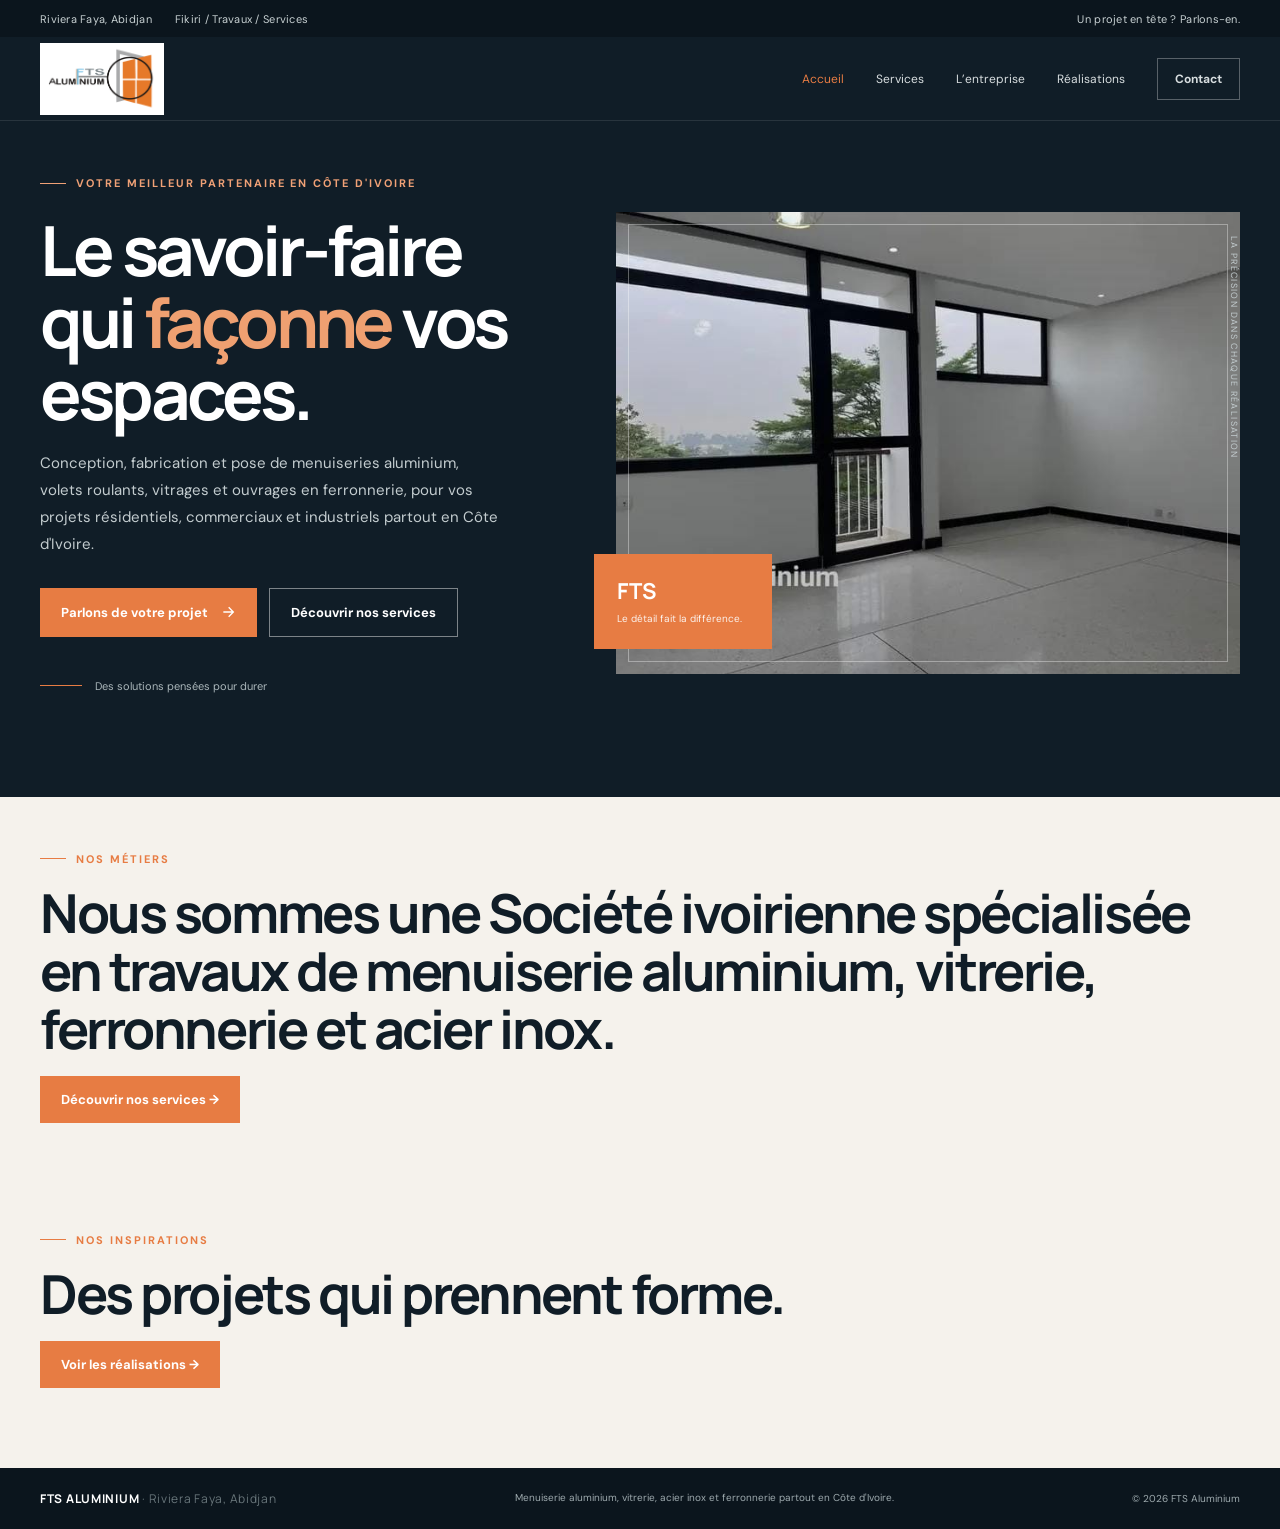
<file: index.html>
<!doctype html>
<html lang="fr">

<head>
  <meta charset="utf-8">
  <meta name="viewport" content="width=device-width, initial-scale=1">
  <meta name="theme-color" content="#101d27">
  <meta name="description" content="FTS Aluminium à Riviera Faya, Abidjan : menuiserie aluminium, volets roulants, portes, fenêtres, vitrerie, garde-corps, rampes et ferronnerie.">
  <title>FTS Aluminium — Menuiserie aluminium à Abidjan</title>
  <link rel="preconnect" href="https://fonts.googleapis.com">
  <link rel="preconnect" href="https://fonts.gstatic.com" crossorigin>
  <link
    href="https://fonts.googleapis.com/css2?family=DM+Sans:wght@400;500;600;700&family=Manrope:wght@400;500;600;700;800&display=swap"
    rel="stylesheet">
  <link rel="stylesheet" href="assets/css/style.css">
</head>

<body>

  <!-- Bandeau court : localisation et activité principale de l’entreprise. -->

  <div class="topbar">
    <div class="wrap">
      <div class="topbar-left"><span>Riviera Faya, Abidjan</span><span>Fikiri / Travaux / Services</span></div>
      <div class="topbar-right"><span>Un projet en tête ? Parlons-en.</span></div>
    </div>
  </div>

  <!-- En-tête partagé : logo cliquable et navigation vers les cinq pages. -->

  <header>
    <nav class="nav wrap" aria-label="Navigation principale"><a class="brand" href="index.html"
        aria-label="FTS Aluminium, accueil"><img class="brand-mark" src="images/logo.png" alt="" width="124" height="72"></a><button
        class="menu-toggle" aria-label="Ouvrir le menu" aria-expanded="false">&#9776;</button>
      <div class="nav-links"><a href="index.html">Accueil</a><a href="services.html">Services</a><a
          href="entreprise.html">L’entreprise</a><a href="realisations.html">Réalisations</a><a class="nav-cta"
          href="contact.html">Contact</a></div>
    </nav>
  </header>
  <main>

    <!-- Accueil : promesse de FTS, présentation synthétique et accès aux services. -->

    <section class="hero" id="accueil">
      <div class="wrap hero-grid">
        <div class="hero-copy">
          <div class="eyebrow">Votre meilleur partenaire en Côte d'Ivoire</div>
          <h1>Le savoir-faire qui <em>façonne</em> vos espaces.</h1>
          <p>Conception, fabrication et pose de menuiseries aluminium, volets roulants, vitrages et ouvrages en ferronnerie, pour vos projets résidentiels, commerciaux et industriels partout en Côte d'Ivoire.</p>
          <div class="hero-actions"><a href="contact.html" class="btn">Parlons de votre projet <svg viewBox="0 0 24 24"
                fill="none" stroke="currentColor" stroke-width="2">
                <path d="M5 12h14M13 5l7 7-7 7" />
              </svg></a><a href="services.html" class="btn btn-outline">Découvrir nos services</a></div>
          <div class="hero-note"><span class="note-line"></span>Des solutions pensées pour durer</div>
        </div>
        <div class="hero-visual">
          <img class="hero-photo" src="images/photo_Accueil.jpeg" alt="Pièce lumineuse équipée de grandes fenêtres en aluminium noir">
          <div class="hero-stamp"><strong>FTS</strong><span>Le détail fait la différence.</span></div>
          <div class="hero-caption">La précision dans chaque réalisation</div>
        </div>
      </div>
    </section>

    <!-- Raccourcis vers les pages détaillées Services et Réalisations. -->

    <section class="home-teaser">
      <div class="wrap">
        <div class="eyebrow">Nos métiers</div>
        <h2 class="section-title">Nous sommes une Société ivoirienne spécialisée en travaux de menuiserie aluminium, vitrerie, ferronnerie et acier inox.</h2><a class="btn" href="services.html">Découvrir
          nos services &rarr;</a>
      </div>
    </section>
    <section class="home-showcase">
      <div class="wrap">
        <div class="eyebrow">Nos inspirations</div>
        <h2 class="section-title">Des projets qui prennent forme.</h2><a class="btn" href="realisations.html">Voir les
          réalisations &rarr;</a>
      </div>
    </section>
  </main>

  <!-- Pied de page commun : nom, zone d’activité et année mise à jour en JavaScript. -->
   
  <footer>
    <div class="wrap footer-row">
      <div class="footer-brand">FTS ALUMINIUM <span class="footer-location">· Riviera Faya, Abidjan</span></div>
      <div class="footer-note">Menuiserie aluminium, vitrerie, acier inox et ferronnerie partout en Côte d'Ivoire.</div>
      <div>© <span id="year"></span> FTS Aluminium</div>
    </div>
  </footer>
  <script src="assets/js/main.js" defer></script>
</body>

</html>
</file>
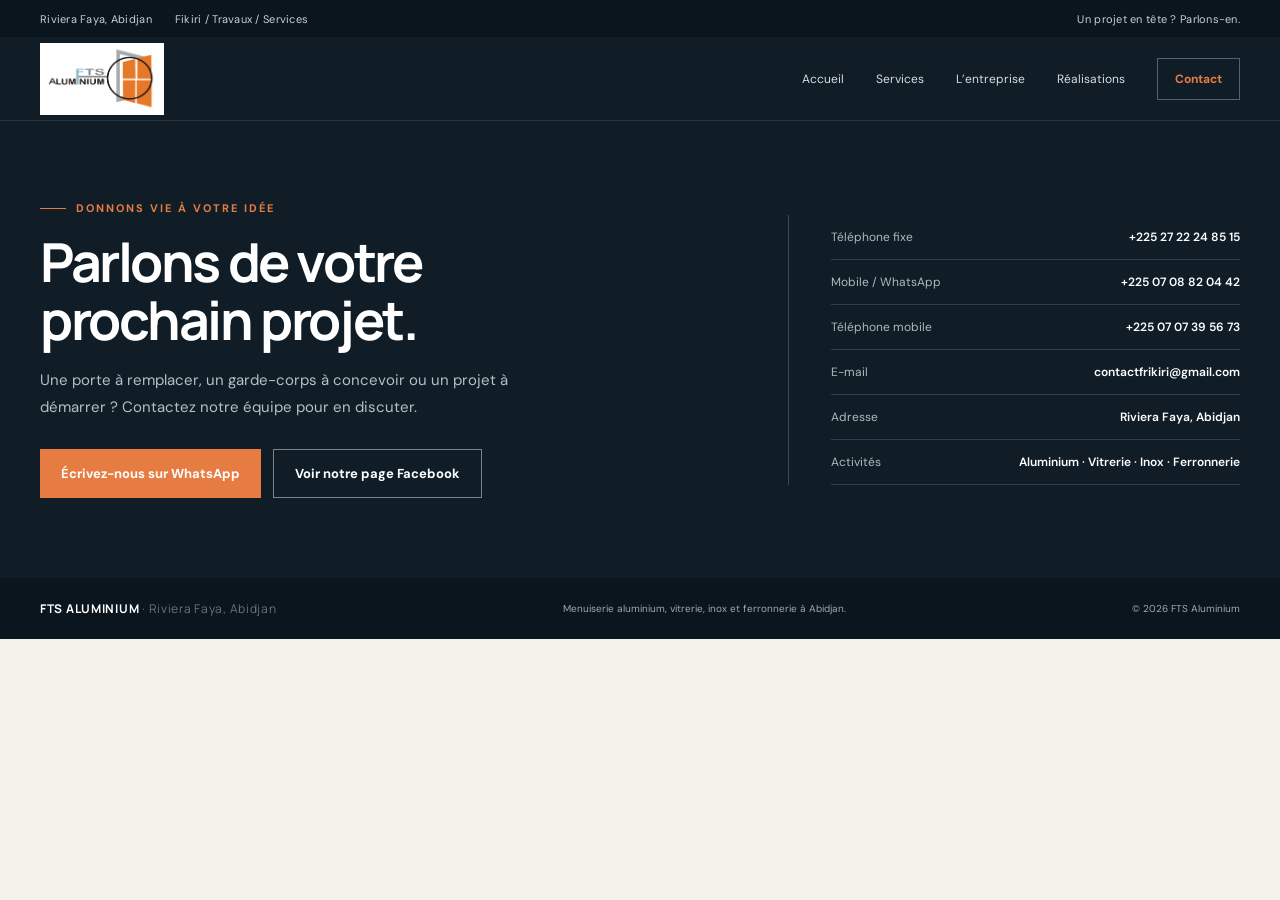
<file: contact.html>
<!doctype html>
<html lang="fr">

<head>
  <meta charset="utf-8">
  <meta name="viewport" content="width=device-width, initial-scale=1">
  <meta name="theme-color" content="#101d27">
  <meta name="description"
    content="FTS Aluminium à Riviera Faya, Abidjan : menuiserie aluminium, volets roulants, portes, fenêtres, vitrerie, garde-corps, rampes et ferronnerie.">
  <title>Contact — FTS Aluminium</title>
  <link rel="preconnect" href="https://fonts.googleapis.com">
  <link rel="preconnect" href="https://fonts.gstatic.com" crossorigin>
  <link
    href="https://fonts.googleapis.com/css2?family=DM+Sans:wght@400;500;600;700&family=Manrope:wght@400;500;600;700;800&display=swap"
    rel="stylesheet">
  <link rel="stylesheet" href="assets/css/style.css">
</head>

<body>
  <!-- Bandeau et navigation communs aux pages du site. -->
  <div class="topbar">
    <div class="wrap">
      <div class="topbar-left"><span>Riviera Faya, Abidjan</span><span>Fikiri / Travaux / Services</span></div>
      <div class="topbar-right"><span>Un projet en tête ? Parlons-en.</span></div>
    </div>
  </div>
  <header>
    <nav class="nav wrap" aria-label="Navigation principale"><a class="brand" href="index.html"
        aria-label="FTS Aluminium, accueil"><img class="brand-mark" src="images/logo.png" alt="" width="124"
          height="72"></a><button class="menu-toggle" aria-label="Ouvrir le menu" aria-expanded="false">&#9776;</button>
      <div class="nav-links"><a href="index.html">Accueil</a><a href="services.html">Services</a><a
          href="entreprise.html">L’entreprise</a><a href="realisations.html">Réalisations</a><a class="nav-cta"
          href="contact.html">Contact</a></div>
    </nav>
  </header>
  <main>

    <!-- Coordonnées complètes, bouton WhatsApp et liens vers les réseaux sociaux. -->

    <section class="contact" id="contact">
      <div class="wrap contact-grid">
        <div>
          <div class="eyebrow">Donnons vie à votre idée</div>
          <h1 class="section-title">Parlons de votre prochain projet.</h1>
          <p class="section-copy">Une porte à remplacer, un garde-corps à concevoir ou un projet à démarrer ? Contactez
            notre équipe pour en discuter.</p>
          <!-- Le premier bouton ouvre WhatsApp avec un message de demande de devis. -->
          <div class="contact-actions"><a class="btn"
              href="https://wa.me/2250708820442?text=Bonjour%20FTS%20Aluminium%2C%20je%20souhaite%20un%20devis%20pour%20mon%20projet."
              target="_blank" rel="noopener">Écrivez-nous sur WhatsApp</a><a class="btn btn-outline"
              href="https://www.facebook.com/FTSaluminium/" target="_blank" rel="noopener">Voir notre page Facebook</a>
          </div>
        </div>

        <!-- Numéros, e-mail, adresse principale et activités de FTS. -->

        <div class="contact-details">
          <div class="detail"><span>Téléphone fixe</span><strong><a href="tel:+2252722248515">+225 27 22 24 85
                15</a></strong>
          </div>
          <div class="detail"><span>Mobile / WhatsApp</span><strong><a href="tel:+2250708820442">+225 07 08 82 04
                42</a></strong>
          </div>
          <div class="detail"><span>Téléphone mobile</span><strong><a href="tel:+2250707395673">+225 07 07 39 56
                73</a></strong>
          </div>
          <div class="detail"><span>E-mail</span><strong><a
                href="mailto:contactfrikiri@gmail.com">contactfrikiri@gmail.com</a></strong></div>
          <div class="detail"><span>Adresse</span><strong>Riviera Faya, Abidjan</strong></div>
          <div class="detail"><span>Activités</span><strong>Aluminium · Vitrerie · Inox · Ferronnerie</strong></div>
        </div>
      </div>
    </section>
  </main>

  <!-- Pied de page commun du site. -->
   
  <footer>
    <div class="wrap footer-row">
      <div class="footer-brand">FTS ALUMINIUM <span class="footer-location">· Riviera Faya, Abidjan</span></div>
      <div class="footer-note">Menuiserie aluminium, vitrerie, inox et ferronnerie à Abidjan.</div>
      <div>© <span id="year"></span> FTS Aluminium</div>
    </div>
  </footer>
  <script src="assets/js/main.js" defer></script>
</body>

</html>
</file>
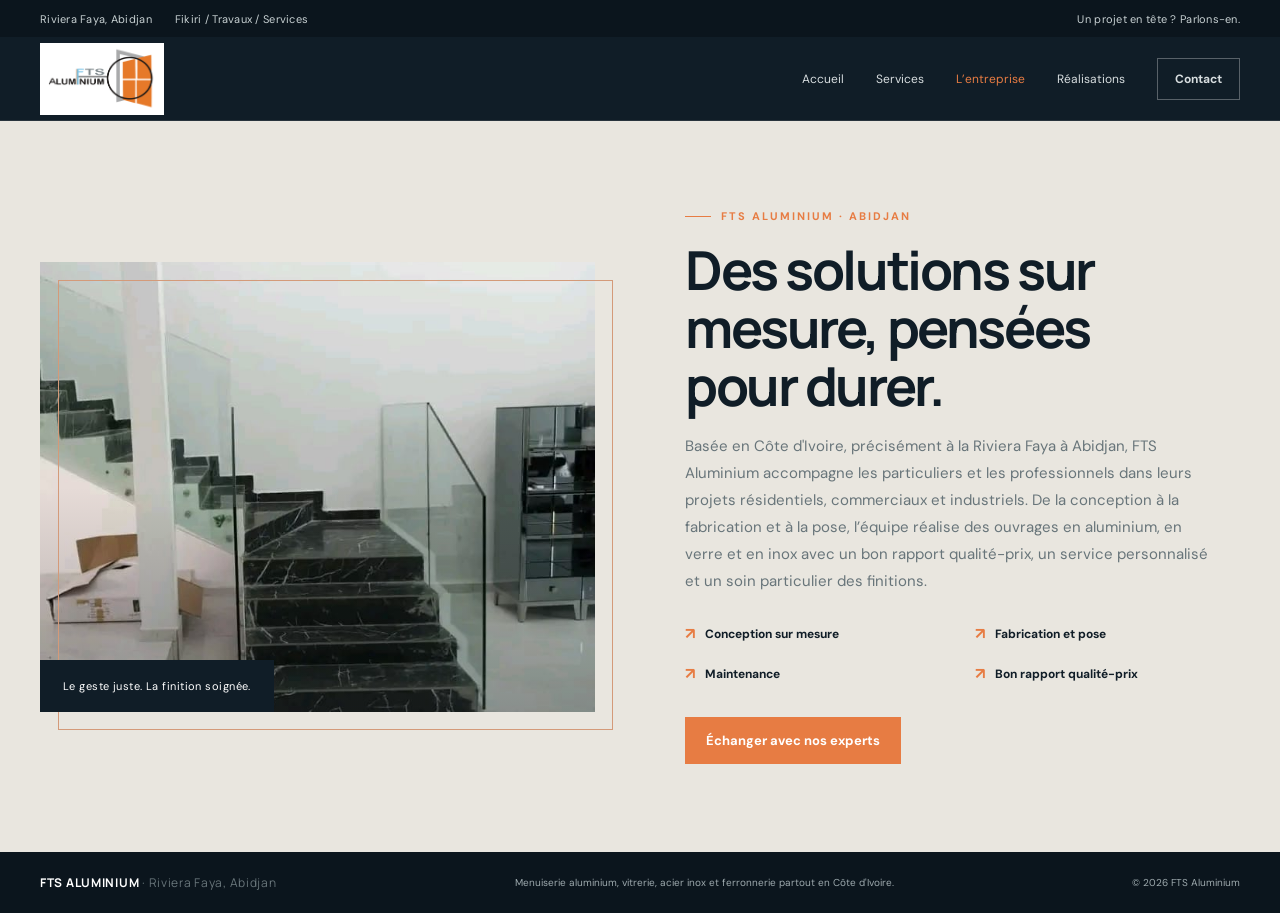
<file: entreprise.html>
<!doctype html>
<html lang="fr">

<head>
  <meta charset="utf-8">
  <meta name="viewport" content="width=device-width, initial-scale=1">
  <meta name="theme-color" content="#101d27">
  <meta name="description" content="FTS Aluminium à Riviera Faya, Abidjan : menuiserie aluminium, volets roulants, portes, fenêtres, vitrerie, garde-corps, rampes et ferronnerie.">
  <title>L’entreprise — FTS Aluminium</title>
  <link rel="preconnect" href="https://fonts.googleapis.com">
  <link rel="preconnect" href="https://fonts.gstatic.com" crossorigin>
  <link
    href="https://fonts.googleapis.com/css2?family=DM+Sans:wght@400;500;600;700&family=Manrope:wght@400;500;600;700;800&display=swap"
    rel="stylesheet">
  <link rel="stylesheet" href="assets/css/style.css">
</head>

<body>
  <!-- Bandeau et navigation communs aux pages du site. -->
  <div class="topbar">
    <div class="wrap">
      <div class="topbar-left"><span>Riviera Faya, Abidjan</span><span>Fikiri / Travaux / Services </span></div>
      <div class="topbar-right"><span>Un projet en tête ? Parlons-en.</span></div>
    </div>
  </div>
  <header>
    <nav class="nav wrap" aria-label="Navigation principale"><a class="brand" href="index.html"
        aria-label="FTS Aluminium, accueil"><img class="brand-mark" src="images/logo.png" alt="" width="124" height="72"></a><button class="menu-toggle"
        aria-label="Ouvrir le menu" aria-expanded="false">&#9776;</button>
      <div class="nav-links"><a href="index.html">Accueil</a><a href="services.html">Services</a><a
          href="entreprise.html">L’entreprise</a><a href="realisations.html">Réalisations</a><a class="nav-cta"
          href="contact.html">Contact</a></div>
    </nav>
  </header>
  <main>

    <!-- Présentation de l’entreprise, de sa zone et de ses engagements. -->

    <section class="about" id="entreprise">
      <div class="wrap about-grid">
        <div class="about-image">
          <img class="about-image-photo" src="images/photo_Entreprise.jpeg" alt="Escalier intérieur avec garde-corps en verre et rampe métallique">
          <div class="about-label">Le geste juste. La finition soignée.</div>
        </div>
        <div class="about-text">
          <div class="eyebrow">FTS Aluminium · Abidjan</div>
          <h1 class="section-title">Des solutions sur mesure, pensées pour durer.</h1>
          <p class="section-copy">Basée en Côte d'Ivoire, précisément à la Riviera Faya à Abidjan, FTS Aluminium accompagne les particuliers et les professionnels dans leurs projets résidentiels, commerciaux et industriels. De la conception à la fabrication et à la pose, l’équipe réalise des ouvrages en aluminium, en verre et en inox avec un bon rapport qualité-prix, un service personnalisé et un soin particulier des finitions.</p>

          <!-- Repères mis en avant : conception, pose, entretien et rapport qualité-prix. -->

          <div class="about-values">
            <div class="value"><b>↗</b> Conception sur mesure</div>
            <div class="value"><b>↗</b> Fabrication et pose</div>
            <div class="value"><b>↗</b> Maintenance</div>
            <div class="value"><b>↗</b> Bon rapport qualité-prix</div>
          </div><a href="contact.html" class="btn">Échanger avec nos experts</a>
        </div>
      </div>
    </section>
  </main>

  <!-- Pied de page commun du site. -->
   
  <footer>
    <div class="wrap footer-row">
      <div class="footer-brand">FTS ALUMINIUM <span class="footer-location">· Riviera Faya, Abidjan</span></div>
      <div class="footer-note">Menuiserie aluminium, vitrerie, acier inox et ferronnerie partout en Côte d'Ivoire.</div>
      <div>© <span id="year"></span> FTS Aluminium</div>
    </div>
  </footer>
  <script src="assets/js/main.js" defer></script>
</body>

</html>
</file>
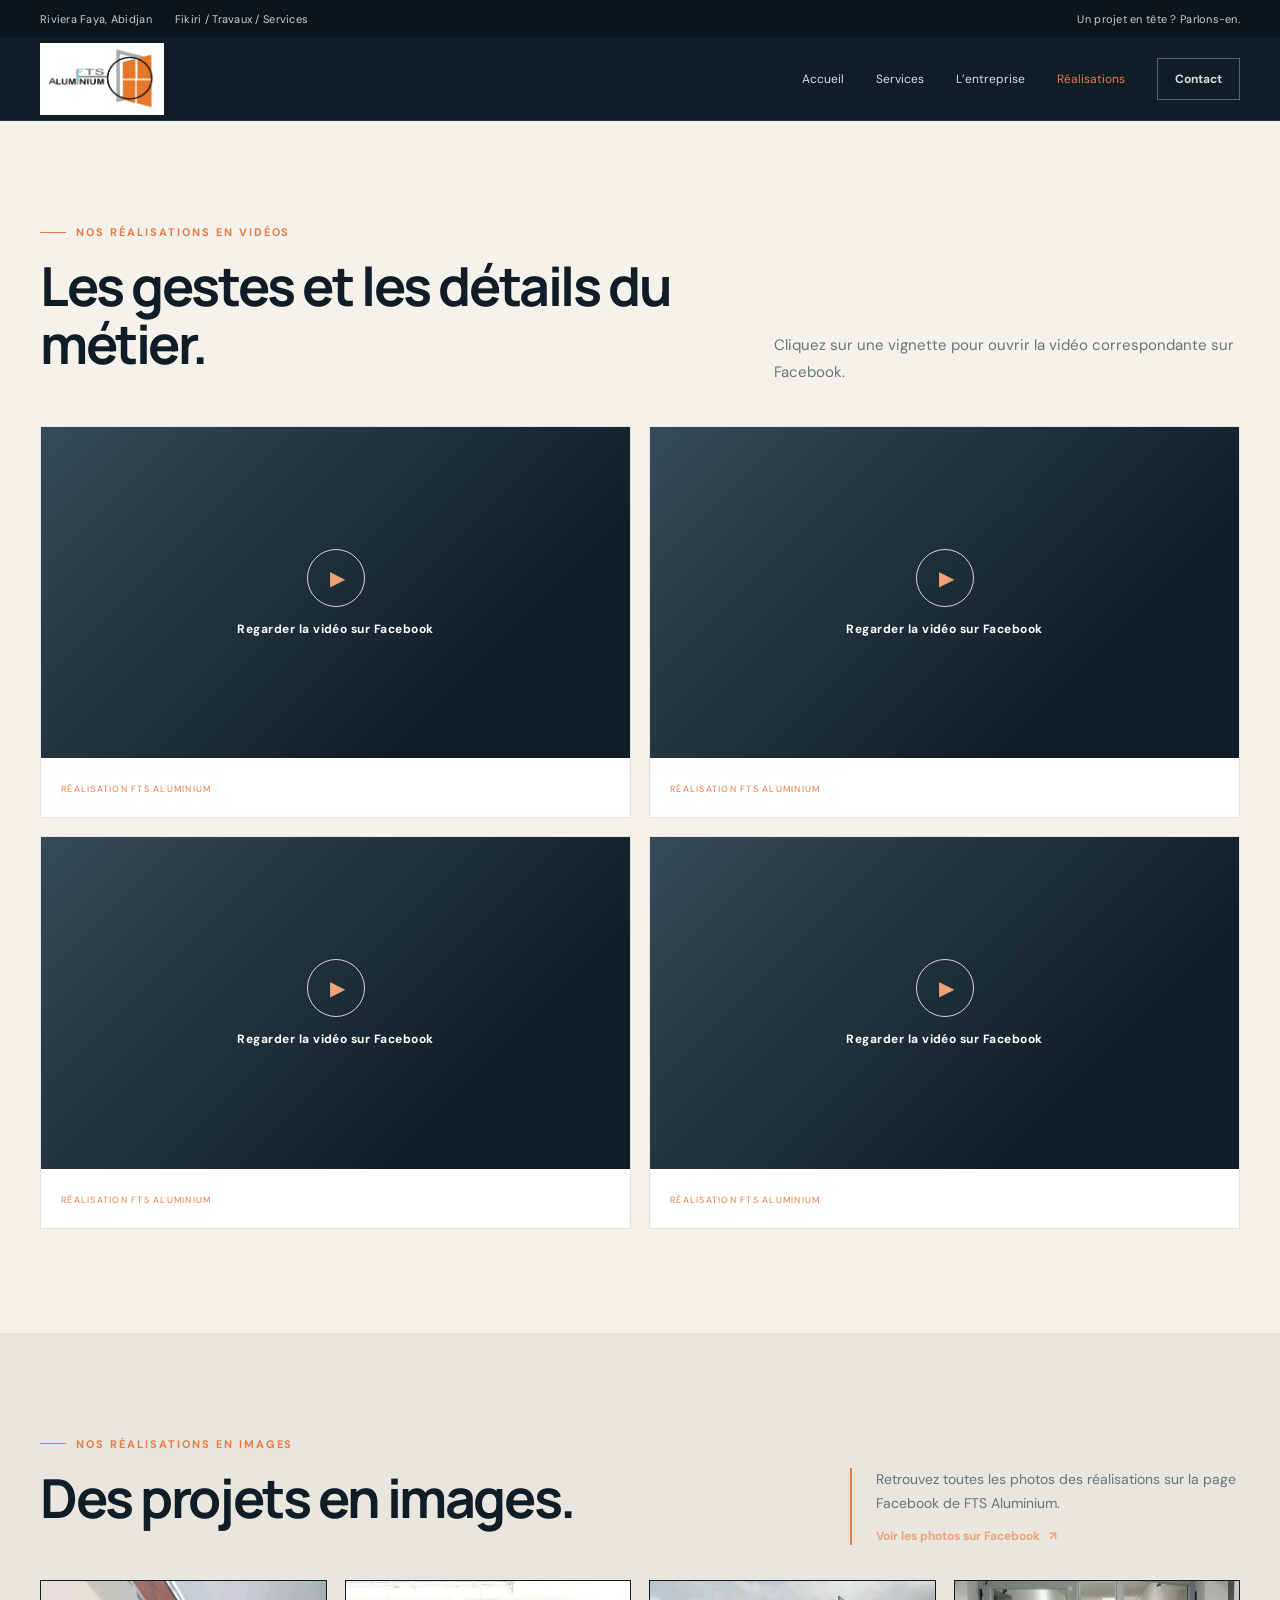
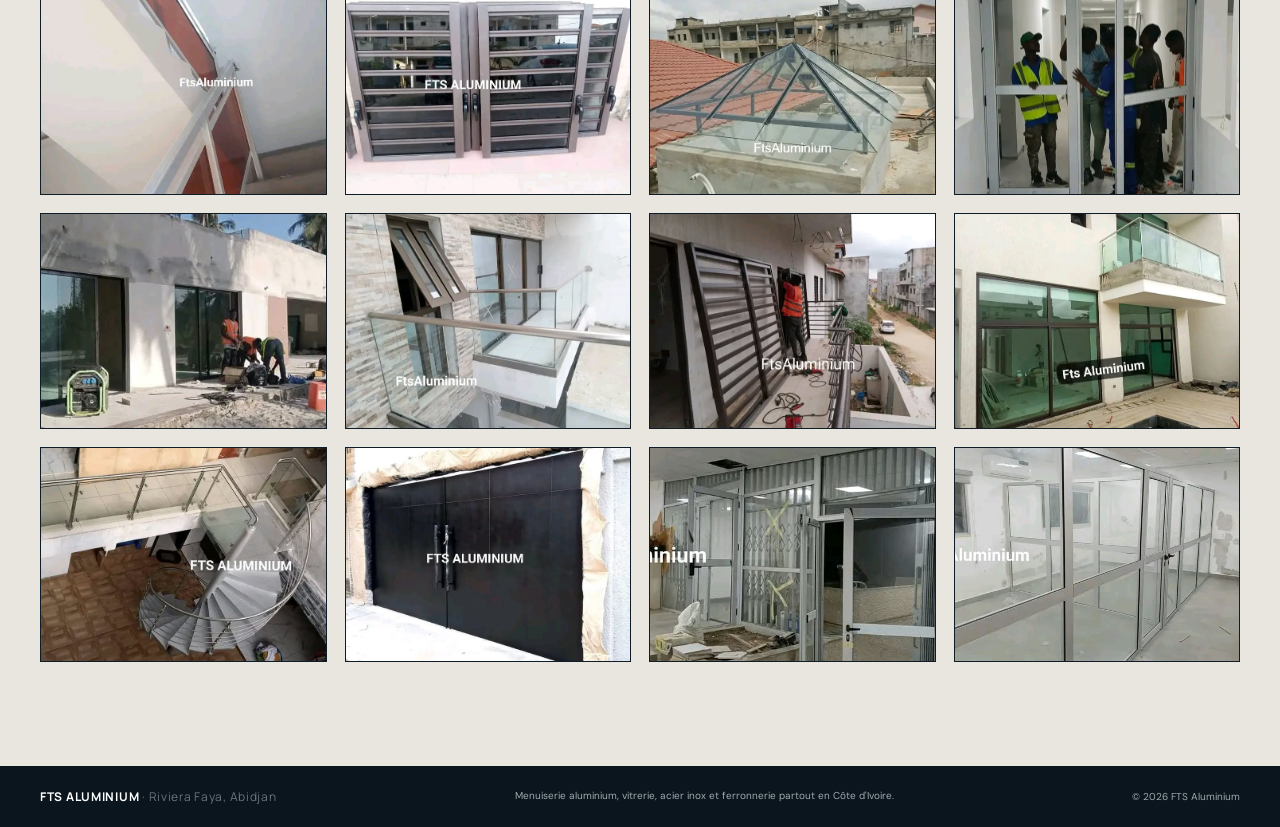
<file: realisations.html>
﻿<!doctype html>
<html lang="fr">

<head>
  <meta charset="utf-8">
  <meta name="viewport" content="width=device-width, initial-scale=1">
  <meta name="theme-color" content="#101d27">
  <meta name="description"
    content="FTS Aluminium à Riviera Faya, Abidjan : menuiserie aluminium, volets roulants, portes, fenêtres, vitrerie, garde-corps, rampes et ferronnerie.">
  <title>Réalisations — FTS Aluminium</title>
  <link rel="preconnect" href="https://fonts.googleapis.com">
  <link rel="preconnect" href="https://fonts.gstatic.com" crossorigin>
  <link
    href="https://fonts.googleapis.com/css2?family=DM+Sans:wght@400;500;600;700&family=Manrope:wght@400;500;600;700;800&display=swap"
    rel="stylesheet">
  <link rel="stylesheet" href="assets/css/style.css">
</head>

<body>

  <!-- Bandeau et navigation communs aux pages du site. -->

  <div class="topbar">
    <div class="wrap">
      <div class="topbar-left"><span>Riviera Faya, Abidjan</span><span>Fikiri / Travaux / Services</span></div>
      <div class="topbar-right"><span>Un projet en tête ? Parlons-en.</span></div>
    </div>
  </div>
  <header>
    <nav class="nav wrap" aria-label="Navigation principale"><a class="brand" href="index.html"
        aria-label="FTS Aluminium, accueil"><img class="brand-mark" src="images/logo.png" alt="" width="124"
          height="72"></a><button class="menu-toggle" aria-label="Ouvrir le menu" aria-expanded="false">&#9776;</button>
      <div class="nav-links"><a href="index.html">Accueil</a><a href="services.html">Services</a><a
          href="entreprise.html">L’entreprise</a><a href="realisations.html">Réalisations</a><a class="nav-cta"
          href="contact.html">Contact</a></div>
    </nav>
  </header>
  <main>

    <!-- Première partie : les vidéos de réalisations fournies par FTS. -->
    <section class="projects" id="videos">
      <div class="wrap">
        <div class="section-head projects-head">
          <div>
            <div class="eyebrow">Nos réalisations en vidéos</div>
            <h1 class="section-title">Les gestes et les détails du métier.</h1>
          </div>
          <p class="section-copy">Cliquez sur une vignette pour ouvrir la vidéo correspondante sur Facebook.</p>
        </div>

        <div class="project-grid">
          <article class="project">
            <a class="video-launch" href="https://www.facebook.com/share/r/1F1KdGqjGV/" target="_blank" rel="noopener noreferrer" aria-label="Regarder la vidéo 1 sur Facebook"><span class="video-play" aria-hidden="true">&#9654;</span><span class="video-launch-label">Regarder la vidéo sur Facebook</span></a>
            <div class="project-caption"><small>Réalisation FTS Aluminium</small></div>
          </article>
          <article class="project">
            <a class="video-launch" href="https://www.facebook.com/share/r/1DeZPxgecZ/" target="_blank" rel="noopener noreferrer" aria-label="Regarder la vidéo 2 sur Facebook"><span class="video-play" aria-hidden="true">&#9654;</span><span class="video-launch-label">Regarder la vidéo sur Facebook</span></a>
            <div class="project-caption"><small>Réalisation FTS Aluminium</small></div>
          </article>
          <article class="project">
            <a class="video-launch" href="https://www.facebook.com/share/v/1FBLsUkhR3/" target="_blank" rel="noopener noreferrer" aria-label="Regarder la vidéo 3 sur Facebook"><span class="video-play" aria-hidden="true">&#9654;</span><span class="video-launch-label">Regarder la vidéo sur Facebook</span></a>
            <div class="project-caption"><small>Réalisation FTS Aluminium</small></div>
          </article>
          <article class="project">
            <a class="video-launch" href="https://www.facebook.com/share/v/16NARJLzbzt/" target="_blank" rel="noopener noreferrer" aria-label="Regarder la vidéo 4 sur Facebook"><span class="video-play" aria-hidden="true">&#9654;</span><span class="video-launch-label">Regarder la vidéo sur Facebook</span></a>
            <div class="project-caption"><small>Réalisation FTS Aluminium</small></div>
          </article>
        </div>
      </div>
    </section>

    <!-- Deuxième partie : galerie des douze photos de réalisations. -->

    <section class="projects gallery-section" id="images">
      <div class="wrap">
        <div class="section-head projects-head">
          <div>
            <div class="eyebrow">Nos réalisations en images</div>
            <h2 class="section-title">Des projets en images.</h2>
          </div>
          <aside class="gallery-facebook">
            <p>Retrouvez toutes les photos des réalisations sur la page Facebook de FTS Aluminium.</p>
            <a class="social-link" href="https://www.facebook.com/FTSaluminium/photos/" target="_blank"
              rel="noopener noreferrer">Voir les photos sur Facebook <span>↗</span></a>
          </aside>
        </div>

        <!-- Galerie des douze photos de réalisations ajoutées au dossier images. -->

        <div class="gallery-grid">
          <article class="gallery-slot"><button class="gallery-open" type="button" aria-label="Afficher la photo 1 en entier"><img class="gallery-photo" src="images/photo1.jpeg" alt="Réalisation FTS Aluminium" loading="lazy"></button></article>
          <article class="gallery-slot"><button class="gallery-open" type="button" aria-label="Afficher la photo 2 en entier"><img class="gallery-photo" src="images/photo2.jpeg" alt="Réalisation FTS Aluminium" loading="lazy"></button></article>
          <article class="gallery-slot"><button class="gallery-open" type="button" aria-label="Afficher la photo 3 en entier"><img class="gallery-photo" src="images/photo3.jpeg" alt="Réalisation FTS Aluminium" loading="lazy"></button></article>
          <article class="gallery-slot"><button class="gallery-open" type="button" aria-label="Afficher la photo 4 en entier"><img class="gallery-photo" src="images/photo4.jpeg" alt="Réalisation FTS Aluminium" loading="lazy"></button></article>
          <article class="gallery-slot"><button class="gallery-open" type="button" aria-label="Afficher la photo 5 en entier"><img class="gallery-photo" src="images/photo5.jpeg" alt="Réalisation FTS Aluminium" loading="lazy"></button></article>
          <article class="gallery-slot"><button class="gallery-open" type="button" aria-label="Afficher la photo 6 en entier"><img class="gallery-photo" src="images/photo6.jpeg" alt="Réalisation FTS Aluminium" loading="lazy"></button></article>
          <article class="gallery-slot"><button class="gallery-open" type="button" aria-label="Afficher la photo 7 en entier"><img class="gallery-photo" src="images/photo7.jpeg" alt="Réalisation FTS Aluminium" loading="lazy"></button></article>
          <article class="gallery-slot"><button class="gallery-open" type="button" aria-label="Afficher la photo 8 en entier"><img class="gallery-photo" src="images/photo8.jpeg" alt="Réalisation FTS Aluminium" loading="lazy"></button></article>
          <article class="gallery-slot"><button class="gallery-open" type="button" aria-label="Afficher la photo 9 en entier"><img class="gallery-photo" src="images/photo9.jpeg" alt="Réalisation FTS Aluminium" loading="lazy"></button></article>
          <article class="gallery-slot"><button class="gallery-open" type="button" aria-label="Afficher la photo 10 en entier"><img class="gallery-photo" src="images/photo10.jpeg" alt="Réalisation FTS Aluminium" loading="lazy"></button></article>
          <article class="gallery-slot"><button class="gallery-open" type="button" aria-label="Afficher la photo 11 en entier"><img class="gallery-photo" src="images/photo11.jpeg" alt="Réalisation FTS Aluminium" loading="lazy"></button></article>
          <article class="gallery-slot"><button class="gallery-open" type="button" aria-label="Afficher la photo 12 en entier"><img class="gallery-photo" src="images/photo12.jpeg" alt="Réalisation FTS Aluminium" loading="lazy"></button></article>
        </div>
      </div>
    </section>
  </main>

  <!-- Pied de page commun du site. -->

  <footer>
    <div class="wrap footer-row">
      <div class="footer-brand">FTS ALUMINIUM <span class="footer-location">· Riviera Faya, Abidjan</span></div>
      <div class="footer-note">Menuiserie aluminium, vitrerie, acier inox et ferronnerie partout en Côte d'Ivoire.</div>
      <div>© <span id="year"></span> FTS Aluminium</div>
    </div>
  </footer>
  <script src="assets/js/main.js" defer></script>
</body>

</html>
</file>
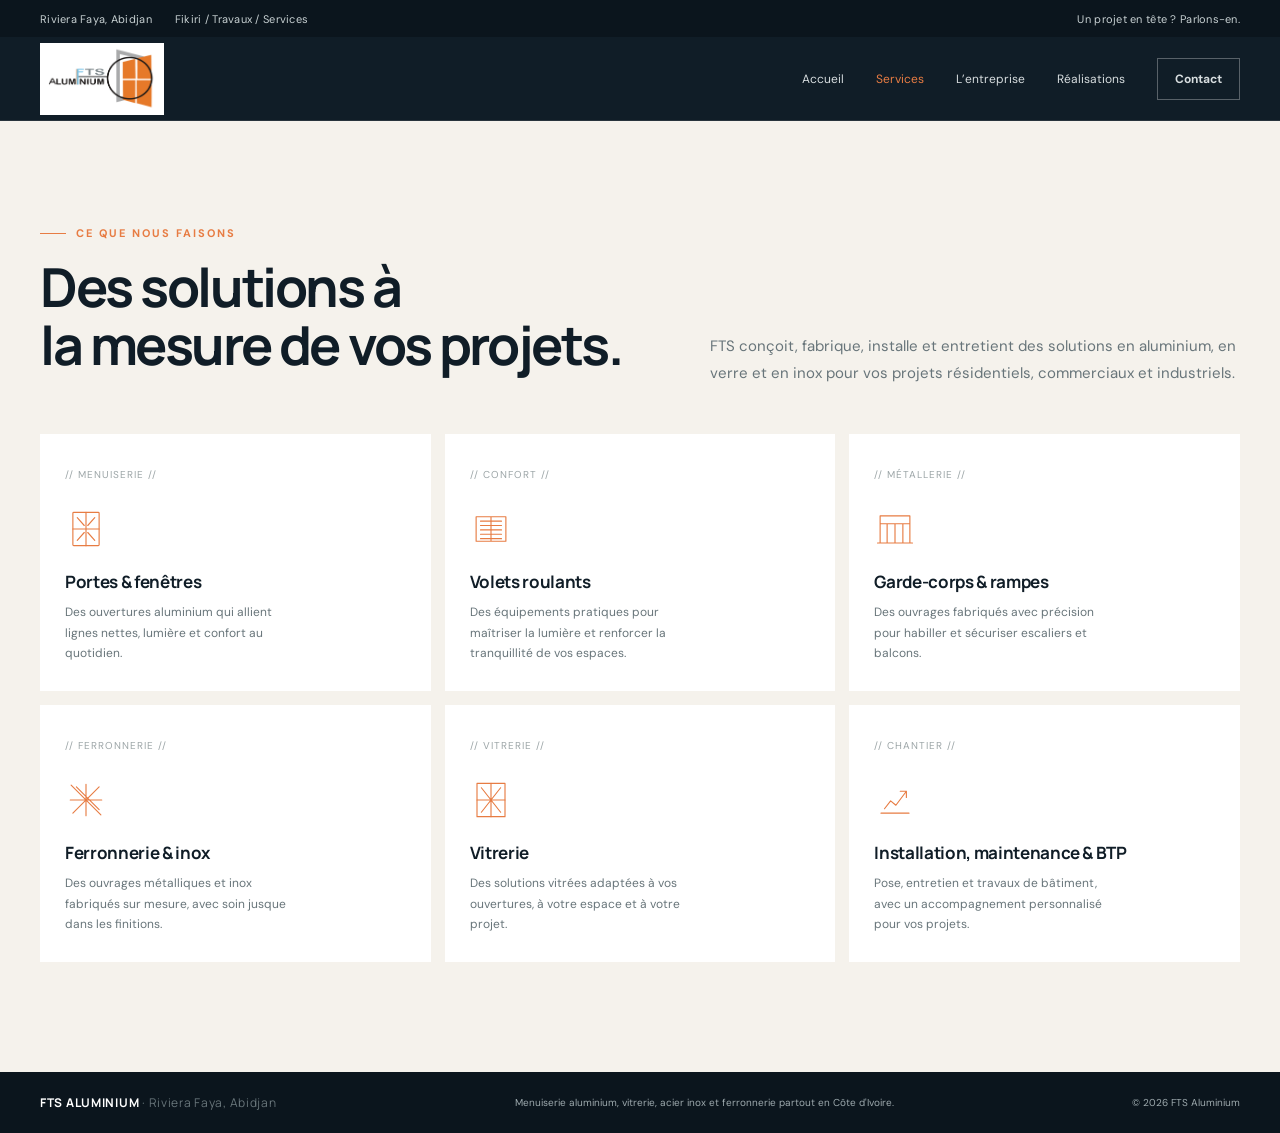
<file: services.html>
<!doctype html>
<html lang="fr">

<head>
  <meta charset="utf-8">
  <meta name="viewport" content="width=device-width, initial-scale=1">
  <meta name="theme-color" content="#101d27">
  <meta name="description" content="FTS Aluminium à Riviera Faya, Abidjan : menuiserie aluminium, volets roulants, portes, fenêtres, vitrerie, garde-corps, rampes et ferronnerie.">
  <title>Nos services — FTS Aluminium</title>
  <link rel="preconnect" href="https://fonts.googleapis.com">
  <link rel="preconnect" href="https://fonts.gstatic.com" crossorigin>
  <link
    href="https://fonts.googleapis.com/css2?family=DM+Sans:wght@400;500;600;700&family=Manrope:wght@400;500;600;700;800&display=swap"
    rel="stylesheet">
  <link rel="stylesheet" href="assets/css/style.css">
</head>

<body>

  <!-- Bandeau et navigation communs aux pages du site. -->

  <div class="topbar">
    <div class="wrap">
      <div class="topbar-left"><span>Riviera Faya, Abidjan</span><span>Fikiri / Travaux / Services</span></div>
      <div class="topbar-right"><span>Un projet en tête ? Parlons-en.</span></div>
    </div>
  </div>
  <header>
    <nav class="nav wrap" aria-label="Navigation principale"><a class="brand" href="index.html"
        aria-label="FTS Aluminium, accueil"><img class="brand-mark" src="images/logo.png" alt="" width="124" height="72"></a><button
        class="menu-toggle" aria-label="Ouvrir le menu" aria-expanded="false">&#9776;</button>
      <div class="nav-links"><a href="index.html">Accueil</a><a href="services.html">Services</a><a
          href="entreprise.html">L’entreprise</a><a href="realisations.html">Réalisations</a><a class="nav-cta"
          href="contact.html">Contact</a></div>
    </nav>
  </header>
  <main>

    <!-- Catalogue des prestations : chaque carte présente un métier de FTS. -->

    <section class="services" id="services">
      <div class="wrap">
        <div class="section-head">
          <div>
            <div class="eyebrow">Ce que nous faisons</div>
            <h1 class="section-title">Des solutions à<br>la mesure de vos projets.</h1>
          </div>
          <p class="section-copy">FTS conçoit, fabrique, installe et entretient des solutions en aluminium, en verre et en inox pour vos projets résidentiels, commerciaux et industriels.</p>
        </div>

        <!-- Grille responsive : menuiserie, volets, métallerie, vitrerie et pose. -->

        <div class="service-grid">
          <article class="service-card"><span class="service-num">// MENUISERIE //</span>
            <div class="service-icon"><svg viewBox="0 0 48 48">
                <rect x="9" y="5" width="30" height="38" rx="1" />
                <path d="M24 5v38M9 24h30M14 11l8 9M34 11l-8 9M14 37l8-9M34 37l-8-9" />
              </svg></div>
            <h3>Portes & fenêtres</h3>
            <p>Des ouvertures aluminium qui allient lignes nettes, lumière et confort au quotidien.</p>
          </article>
          <article class="service-card"><span class="service-num">// CONFORT //</span>
            <div class="service-icon"><svg viewBox="0 0 48 48">
                <path d="M7 10h34v28H7zM12 15h24M12 20h24M12 25h24M12 30h24M12 35h24M24 10v28" />
              </svg></div>
            <h3>Volets roulants</h3>
            <p>Des équipements pratiques pour maîtriser la lumière et renforcer la tranquillité de vos espaces.</p>
          </article>
          <article class="service-card"><span class="service-num">// MÉTALLERIE //</span>
            <div class="service-icon"><svg viewBox="0 0 48 48">
                <path d="M7 40V9h34v31M7 18h34M15 18v22M24 18v22M33 18v22M4 40h40" />
              </svg></div>
            <h3>Garde-corps & rampes</h3>
            <p>Des ouvrages fabriqués avec précision pour habiller et sécuriser escaliers et balcons.</p>
          </article>
          <article class="service-card"><span class="service-num">// FERRONNERIE //</span>
            <div class="service-icon"><svg viewBox="0 0 48 48">
                <path d="M9 39 39 9M13 9l26 26M6 24h36M24 6v36M7 7l34 34" />
              </svg></div>
            <h3>Ferronnerie & inox</h3>
            <p>Des ouvrages métalliques et inox fabriqués sur mesure, avec soin jusque dans les finitions.</p>
          </article>
          <article class="service-card"><span class="service-num">// VITRERIE //</span>
            <div class="service-icon"><svg viewBox="0 0 48 48"><rect x="8" y="5" width="32" height="38"/><path d="M24 5v38M8 24h32M13 10l22 28M35 10 13 38"/></svg></div>
            <h3>Vitrerie</h3>
            <p>Des solutions vitrées adaptées à vos ouvertures, à votre espace et à votre projet.</p>
          </article>
          <article class="service-card"><span class="service-num">// CHANTIER //</span>
            <div class="service-icon"><svg viewBox="0 0 48 48"><path d="M8 39h32M12 34l7-9 6 5 12-16M30 14h7v7"/></svg></div>
            <h3>Installation, maintenance & BTP</h3>
            <p>Pose, entretien et travaux de bâtiment, avec un accompagnement personnalisé pour vos projets.</p>
          </article>
        </div>
      </div>
    </section>
  </main>

  <!-- Pied de page commun du site. -->
   
  <footer>
    <div class="wrap footer-row">
      <div class="footer-brand">FTS ALUMINIUM <span class="footer-location">· Riviera Faya, Abidjan</span></div>
      <div class="footer-note">Menuiserie aluminium, vitrerie, acier inox et ferronnerie partout en Côte d'Ivoire.</div>
      <div>© <span id="year"></span> FTS Aluminium</div>
    </div>
  </footer>
  <script src="assets/js/main.js" defer></script>
</body>

</html>
</file>
<file: assets/css/style.css>
/* Variables de couleur et de largeur, partagées par toutes les pages. */
:root {
    --ink: #101d27;
    --ink-soft: #263843;
    --orange: #e77c43;
    --cream: #f5f2ec;
    --white: #fff;
    --muted: #68757a;
    --line: rgba(16, 29, 39, .12);
    --max: 1200px
}

/* Styles de base : remise à zéro légère, police, largeur et composants réutilisables. */
* {
    box-sizing: border-box
}

html {
    scroll-behavior: smooth
}

body {
    margin: 0;
    background: var(--cream);
    color: var(--ink);
    font-family: 'DM Sans', sans-serif;
    -webkit-font-smoothing: antialiased
}

a {
    color: inherit;
    text-decoration: none
}

button {
    font: inherit
}

.wrap {
    width: min(var(--max), calc(100% - 64px));
    margin: auto
}

.eyebrow {
    font-size: 11px;
    text-transform: uppercase;
    letter-spacing: .18em;
    font-weight: 700;
    color: var(--orange);
    display: flex;
    align-items: center;
    gap: 10px
}

.eyebrow:before {
    content: '';
    width: 26px;
    height: 1px;
    background: currentColor
}

.section-title {
    font: 700 clamp(34px, 4.2vw, 58px)/1.08 Manrope, sans-serif;
    letter-spacing: -.045em;
    margin: 18px 0
}

.section-copy {
    color: var(--muted);
    font-size: 15px;
    line-height: 1.8;
    max-width: 530px
}

.btn {
    display: inline-flex;
    align-items: center;
    justify-content: center;
    gap: 12px;
    padding: 15px 21px;
    background: var(--orange);
    color: white;
    font-size: 13px;
    font-weight: 700;
    border: 0;
    transition: .2s
}

.btn:hover {
    background: #cf6831;
    transform: translateY(-2px)
}

.btn svg {
    width: 16px;
    height: 16px
}

.btn-outline {
    background: transparent;
    border: 1px solid rgba(255, 255, 255, .45);
    color: white
}

.btn-outline:hover {
    background: #fff;
    color: var(--ink)
}

/* Bandeau supérieur, logo et navigation principale. */
.topbar {
    height: 37px;
    background: #0b151d;
    color: #c7d0d2;
    font-size: 11px;
    letter-spacing: .025em
}

.topbar .wrap {
    height: 100%;
    display: flex;
    align-items: center;
    justify-content: space-between
}

.topbar-left,
.topbar-right {
    display: flex;
    gap: 23px;
    align-items: center
}

.topbar span {
    display: flex;
    align-items: center;
    gap: 8px
}

.topbar svg {
    width: 13px;
    height: 13px;
    color: var(--orange)
}

header {
    height: 84px;
    background: var(--ink);
    color: white;
    position: relative;
    z-index: 10;
    border-bottom: 1px solid rgba(255, 255, 255, .1)
}

.nav {
    height: 100%;
    display: flex;
    align-items: center;
    justify-content: space-between
}

.brand {
    display: flex;
    align-items: center;
    gap: 12px
}

.brand-mark {
    width: 124px;
    height: 72px;
    flex: 0 0 124px;
    object-fit: contain;
    background: #fff;
    border: 1px solid rgba(255, 255, 255, .2)
}

.nav-links {
    display: flex;
    align-items: center;
    gap: 32px;
    font-size: 12px;
    color: #d7dddf
}

.nav-links a:hover {
    color: var(--orange)
}

.nav-cta {
    padding: 12px 17px;
    border: 1px solid rgba(255, 255, 255, .3);
    font-size: 12px;
    font-weight: 700;
    transition: .2s
}

.nav-cta:hover {
    background: var(--orange);
    border-color: var(--orange)
}

.menu-toggle {
    display: none;
    background: none;
    border: 0;
    color: #fff;
    font-size: 26px
}

/* Accueil : grand titre, boutons d’action et panneau décoratif sans photo. */
.hero {
    background: var(--ink);
    color: #fff;
    position: relative;
    overflow: hidden
}

.hero-grid {
    min-height: 565px;
    display: grid;
    grid-template-columns: .88fr 1.12fr;
    align-items: center;
    gap: 46px;
    padding-top: 30px;
    padding-bottom: 62px
}

.hero-copy {
    position: relative;
    z-index: 2;
    padding: 25px 0 42px
}

.hero .eyebrow {
    color: #f0a176
}

.hero h1 {
    font: 700 clamp(43px, 5.4vw, 70px)/1.04 Manrope, sans-serif;
    letter-spacing: -.055em;
    margin: 24px 0 20px;
    max-width: 580px
}

.hero h1 em {
    font-style: normal;
    color: #efa071
}

.hero-copy>p {
    font-size: 15px;
    line-height: 1.8;
    color: #c3cccf;
    max-width: 465px;
    margin: 0 0 30px
}

.hero-actions {
    display: flex;
    gap: 12px;
    flex-wrap: wrap
}

.hero-note {
    margin-top: 42px;
    display: flex;
    align-items: center;
    gap: 13px;
    color: #aab6ba;
    font-size: 11px
}

.note-line {
    width: 42px;
    height: 1px;
    background: var(--orange)
}

.hero-visual {
    height: 462px;
    position: relative
}

.hero-photo {
    position: absolute;
    inset: 0 0 0 22px;
    width: calc(100% - 22px);
    height: 100%;
    object-fit: cover;
    object-position: center;
    outline: 1px solid rgba(255, 255, 255, .35);
    outline-offset: -13px
}

.hero-stamp {
    position: absolute;
    bottom: 25px;
    left: 0;
    background: var(--orange);
    padding: 22px 23px;
    min-width: 178px
}

.hero-stamp strong {
    display: block;
    font: 700 22px Manrope
}

.hero-stamp span {
    font-size: 10px;
    opacity: .9
}

.hero-caption {
    position: absolute;
    right: 0;
    top: 24px;
    writing-mode: vertical-rl;
    font-size: 9px;
    letter-spacing: .15em;
    text-transform: uppercase;
    color: #c3cccf
}

.hero-index {
    position: absolute;
    bottom: 0;
    right: 0;
    color: #869398;
    font-size: 10px;
    letter-spacing: .1em
}

/* Bandeau de preuves : résumé des compétences principales. */
.proof {
    background: #fff;
    border-bottom: 1px solid var(--line)
}

.proof-row {
    display: grid;
    grid-template-columns: 1.25fr repeat(3, 1fr);
    align-items: center;
    min-height: 105px
}

.proof-intro {
    font: 600 14px Manrope;
    color: #59666b;
    max-width: 210px
}

.proof-item {
    border-left: 1px solid var(--line);
    padding: 8px 22px;
    display: flex;
    align-items: center;
    gap: 13px;
    font-size: 12px;
    font-weight: 700
}

.proof-icon {
    width: 34px;
    height: 34px;
    display: grid;
    place-items: center;
    border: 1px solid #eed6c8;
    color: var(--orange);
    font-size: 15px
}

/* Cartes des prestations, avec trois colonnes sur grand écran. */
.services {
    padding: 105px 0 110px
}

.section-head {
    display: flex;
    align-items: end;
    justify-content: space-between;
    gap: 32px;
    margin-bottom: 42px
}

.section-head .section-copy {
    margin: 0 0 5px
}

.service-grid {
    display: grid;
    grid-template-columns: repeat(3, 1fr);
    gap: 14px
}

.service-card {
    min-height: 250px;
    background: #fff;
    padding: 27px 24px;
    position: relative;
    transition: .25s;
    border: 1px solid transparent
}

.service-card:hover {
    transform: translateY(-5px);
    border-color: #e7b193;
    box-shadow: 0 15px 35px rgba(24, 36, 42, .07)
}

.service-num {
    font-size: 10px;
    color: #9ca5a7;
    letter-spacing: .1em
}

.service-icon {
    margin: 25px 0 20px;
    width: 42px;
    height: 42px;
    color: var(--orange)
}

.service-icon svg {
    width: 100%;
    height: 100%;
    stroke: currentColor;
    stroke-width: 1.3;
    fill: none;
    stroke-linecap: round;
    stroke-linejoin: round
}

.service-card h3 {
    font: 700 17px Manrope;
    margin: 0 0 9px;
    letter-spacing: -.02em
}

.service-card p {
    font-size: 12px;
    color: var(--muted);
    line-height: 1.7;
    margin: 0;
    max-width: 230px
}

.service-arrow {
    position: absolute;
    right: 23px;
    bottom: 23px;
    color: var(--orange)
}

/* Présentation de l’entreprise et liste de ses engagements. */
.about {
    background: #e9e6df;
    padding: 88px 0
}

.about-grid {
    display: grid;
    grid-template-columns: 1fr 1fr;
    gap: 90px;
    align-items: center
}

.about-image {
    height: 450px;
    position: relative;
    background: linear-gradient(145deg, #34444b, #1c2b33 72%)
}

.about-image-photo {
    position: absolute;
    inset: 0;
    width: 100%;
    height: 100%;
    object-fit: cover;
    object-position: center;
    z-index: 0
}

.about-image:before {
    content: '';
    position: absolute;
    inset: 18px -18px -18px 18px;
    border: 1px solid #d49a79;
    z-index: 2
}

.about-image:after {
    content: '';
    position: absolute;
    inset: 0;
    background: linear-gradient(0deg, rgba(9, 20, 26, .26), transparent 50%);
    z-index: 1
}

.about-label {
    position: absolute;
    z-index: 3;
    bottom: 0;
    left: 0;
    background: var(--ink);
    color: #fff;
    padding: 19px 23px;
    font-size: 11px;
    letter-spacing: .04em
}

.about-text {
    position: relative;
    z-index: 1
}

.about-text .section-title {
    max-width: 480px
}

.about-text .section-copy {
    margin: 0 0 25px
}

.about-values {
    display: grid;
    grid-template-columns: 1fr 1fr;
    gap: 19px 24px;
    margin: 28px 0 33px
}

.value {
    display: flex;
    gap: 10px;
    font-size: 12px;
    font-weight: 700;
    align-items: center
}

.value b {
    font-size: 16px;
    color: var(--orange)
}

/* Galerie de réalisations : lecteurs intégrés au format 16:9. */
.projects {
    padding: 104px 0
}

.project-grid {
    display: grid;
    grid-template-columns: repeat(2, minmax(0, 1fr));
    gap: 18px
}

.project {
    background: #fff;
    overflow: hidden;
    border: 1px solid var(--line)
}

.video-launch {
    display: flex;
    width: 100%;
    aspect-ratio: 16/9;
    flex-direction: column;
    align-items: center;
    justify-content: center;
    gap: 14px;
    color: #fff;
    background: linear-gradient(135deg, #354b55, #101d27 75%);
    transition: background .2s ease;
}

.video-launch:hover,
.video-launch:focus-visible {
    background: linear-gradient(135deg, #526b75, #172a35 75%);
}

.video-launch .video-play {
    width: 58px;
    height: 58px;
    display: grid;
    place-items: center;
    padding-left: 4px;
    border: 1px solid rgba(255, 255, 255, .8);
    border-radius: 50%;
    color: #f0a176;
    font-size: 20px;
}

.video-launch-label {
    font-size: 12px;
    font-weight: 700;
    letter-spacing: .04em;
}

.project-caption {
    padding: 18px 20px 20px;
    color: var(--ink)
}

.project-caption small {
    font-size: 9px;
    letter-spacing: .14em;
    text-transform: uppercase;
    color: var(--orange)
}

.project-caption h3 {
    font: 700 17px Manrope;
    margin: 6px 0 0
}

.video-fallback {
    display: inline-flex;
    margin-top: 12px;
    color: #a94f21;
    font-size: 12px;
    font-weight: 700;
}

.video-fallback:hover {
    text-decoration: underline;
}

.projects-head {
    margin-bottom: 35px
}

.gallery-section {
    background: #e9e6df
}

.gallery-facebook {
    max-width: 390px;
    padding-left: 24px;
    border-left: 2px solid var(--orange)
}

.gallery-facebook p {
    margin: 0;
    color: var(--muted);
    font-size: 14px;
    line-height: 1.7
}

.gallery-facebook .social-link {
    margin-top: 12px
}

.gallery-grid {
    display: grid;
    grid-template-columns: repeat(4, minmax(0, 1fr));
    gap: 18px
}

.gallery-slot {
    overflow: hidden;
    border: 1px solid var(--line);
    background: var(--ink)
}

.gallery-open {
    display: block;
    width: 100%;
    padding: 0;
    border: 0;
    background: transparent;
    cursor: zoom-in
}

.gallery-open:focus-visible {
    outline: 3px solid var(--orange);
    outline-offset: -3px
}

.gallery-photo {
    display: block;
    width: 100%;
    aspect-ratio: 4/3;
    object-fit: cover;
    transition: transform .3s ease
}

.gallery-slot:hover .gallery-photo {
    transform: scale(1.04)
}

.photo-lightbox {
    position: relative;
    width: min(96vw, 1200px);
    max-width: 96vw;
    max-height: 94vh;
    padding: 54px 16px 16px;
    overflow: auto;
    border: 1px solid rgba(255, 255, 255, .2);
    background: var(--ink);
    color: #fff
}

.photo-lightbox::backdrop {
    background: rgba(5, 12, 17, .88)
}

.photo-lightbox-image {
    display: block;
    width: 100%;
    max-height: calc(94vh - 100px);
    object-fit: contain
}

.photo-lightbox-caption {
    margin: 12px 0 0;
    color: #d7dddf;
    font-size: 12px;
    text-align: center
}

.photo-lightbox-close {
    position: absolute;
    top: 10px;
    right: 12px;
    width: 36px;
    height: 36px;
    border: 1px solid rgba(255, 255, 255, .4);
    background: transparent;
    color: #fff;
    font-size: 24px;
    line-height: 1;
    cursor: pointer
}

.photo-lightbox-close:hover {
    background: var(--orange);
    border-color: var(--orange)
}

/* Coordonnées, liens de contact et bouton WhatsApp. */
.contact {
    background: var(--ink);
    color: #fff;
    padding: 80px 0
}

.contact-grid {
    display: grid;
    grid-template-columns: 1.2fr .8fr;
    gap: 70px;
    align-items: center
}

.contact .section-title {
    max-width: 570px
}

.contact .section-copy {
    color: #b5c0c4
}

.contact-actions {
    display: flex;
    gap: 12px;
    margin-top: 28px;
    flex-wrap: wrap
}

.contact-details {
    border-left: 1px solid rgba(255, 255, 255, .19);
    padding-left: 42px
}

.detail {
    padding: 14px 0;
    border-bottom: 1px solid rgba(255, 255, 255, .14);
    display: flex;
    justify-content: space-between;
    gap: 14px;
    font-size: 12px
}

.detail span {
    color: #aeb9bc
}

.detail strong {
    font-weight: 600;
    text-align: right
}

.social-link {
    display: inline-flex;
    margin-top: 22px;
    color: #f0a176;
    font-size: 12px;
    font-weight: 700;
    gap: 9px;
    align-items: center
}

.social-link svg {
    width: 16px
}

footer {
    background: #0b151d;
    color: #9eaaae;
    padding: 22px 0;
    font-size: 10px
}

.footer-row {
    display: flex;
    justify-content: space-between;
    gap: 20px;
    align-items: center
}

.footer-brand {
    color: white;
    font: 700 12px Manrope;
    letter-spacing: .06em
}

.footer-note {
    max-width: 500px;
    text-align: right;
    line-height: 1.6
}

/* Tablettes : réduire les espacements et passer les grilles à deux colonnes. */
@media(max-width:900px) {
    .wrap {
        width: min(var(--max), calc(100% - 40px))
    }

    .nav-links {
        gap: 18px
    }

    .hero-grid {
        gap: 20px;
        grid-template-columns: .95fr 1.05fr
    }

    .hero-visual {
        height: 400px
    }

    .proof-row {
        grid-template-columns: 1fr 1fr;
        row-gap: 10px;
        padding: 20px 0
    }

    .proof-intro {
        padding: 8px 18px
    }

    .proof-item {
        border-left: 0;
        padding: 8px 18px
    }

    .service-grid {
        grid-template-columns: repeat(2, 1fr)
    }

    .about-grid {
        gap: 50px
    }

    .project-grid {
        grid-template-columns: repeat(2, minmax(0, 1fr))
    }

    .gallery-grid {
        grid-template-columns: repeat(3, minmax(0, 1fr))
    }

    .contact-grid {
        gap: 35px
    }
}

/* Téléphones : menu repliable, sections resserrées et galeries adaptées à l’écran. */
@media(max-width:650px) {
    .wrap {
        width: calc(100% - 36px)
    }

    .topbar {
        height: 33px
    }

    .topbar-right {
        display: none
    }

    .topbar-left {
        gap: 12px;
        font-size: 10px
    }

    .topbar-left span:nth-child(2) {
        display: none
    }

    header {
        height: 70px
    }

    .brand-mark {
        width: 95px;
        height: 55px;
        flex-basis: 95px
    }

    .nav-links {
        display: none;
        position: absolute;
        top: 70px;
        left: 0;
        right: 0;
        background: #101d27;
        padding: 18px;
        flex-direction: column;
        align-items: stretch;
        gap: 0;
        border-top: 1px solid rgba(255, 255, 255, .12)
    }

    .nav-links.open {
        display: flex
    }

    .nav-links a {
        padding: 14px 8px;
        border-bottom: 1px solid rgba(255, 255, 255, .1)
    }

    .nav-cta {
        margin-top: 10px;
        text-align: center
    }

    .menu-toggle {
        display: block
    }

    .hero-grid {
        display: flex;
        flex-direction: column;
        align-items: stretch;
        padding-top: 43px;
        padding-bottom: 50px;
        gap: 18px
    }

    .hero-copy {
        padding: 0
    }

    .hero h1 {
        font-size: 46px;
        margin: 18px 0
    }

    .hero-copy>p {
        font-size: 14px
    }

    .hero-note {
        margin-top: 26px
    }

    .hero-visual {
        height: 300px;
        margin: 0 8px 0 0
    }

    .hero-photo {
        position: absolute;
        inset: 0 0 0 12px;
        width: calc(100% - 12px);
        height: 100%
    }

    .hero-stamp {
        bottom: 14px;
        padding: 15px 16px;
        min-width: 145px
    }

    .hero-stamp strong {
        font-size: 18px
    }

    .hero-caption {
        top: 12px
    }

    .proof-row {
        grid-template-columns: 1fr 1fr;
        min-height: 0;
        padding: 14px 0;
        gap: 4px
    }

    .proof-intro {
        font-size: 12px;
        padding: 10px
    }

    .proof-item {
        padding: 10px;
        font-size: 10px;
        gap: 8px
    }

    .proof-icon {
        width: 29px;
        height: 29px;
        flex: 0 0 29px
    }

    .services,
    .projects {
        padding: 70px 0
    }

    .section-head {
        display: block;
        margin-bottom: 27px
    }

    .section-title {
        font-size: 37px
    }

    .section-head .section-copy {
        margin-top: 10px
    }

    .gallery-facebook {
        margin-top: 20px;
        padding-left: 16px
    }

    .gallery-grid {
        grid-template-columns: repeat(2, minmax(0, 1fr));
        gap: 12px
    }

    .service-grid {
        gap: 9px
    }

    .service-card {
        padding: 19px 15px;
        min-height: 230px
    }

    .service-icon {
        width: 36px;
        height: 36px;
        margin: 20px 0 15px
    }

    .service-card h3 {
        font-size: 15px
    }

    .service-card p {
        font-size: 11px
    }

    .service-arrow {
        right: 14px;
        bottom: 15px
    }

    .about {
        padding: 60px 0
    }

    .about-grid {
        display: flex;
        flex-direction: column;
        gap: 48px;
        align-items: stretch
    }

    .about-image {
        height: 310px;
        position: relative;
        background: linear-gradient(145deg, #34444b, #1c2b33 72%)
    }

    .about-text .section-title {
        font-size: 36px
    }

    .about-values {
        gap: 16px 8px
    }

    .value {
        font-size: 10px
    }

    .project-grid {
        grid-template-columns: 1fr;
        gap: 14px
    }

    .project-caption h3 {
        font-size: 15px
    }

    .projects-head {
        margin-bottom: 24px
    }

    .contact {
        padding: 62px 0
    }

    .contact-grid {
        grid-template-columns: 1fr;
        gap: 25px
    }

    .contact .section-title {
        font-size: 37px
    }

    .contact-details {
        padding-left: 0;
        border-left: 0
    }

    .detail {
        font-size: 11px
    }

    .detail strong {
        min-width: 0;
        overflow-wrap: anywhere
    }

    .footer-row {
        align-items: flex-start;
        flex-direction: column
    }

    .footer-note {
        text-align: left
    }

    .footer-brand {
        font-size: 12px
    }
}

/* Respecte le réglage système qui réduit les animations. */
@media(prefers-reduced-motion:reduce) {
    html {
        scroll-behavior: auto
    }

    *,
    *:before,
    *:after {
        transition: none !important
    }
}

.nav-links a[aria-current='page'] {
    color: var(--orange)
}

.home-teaser {
    padding: 55px 0 65px
}

.home-showcase {
    padding: 45px 0 80px
}

.footer-location {
    color: #68757a;
    font-weight: 400
}
</file>
